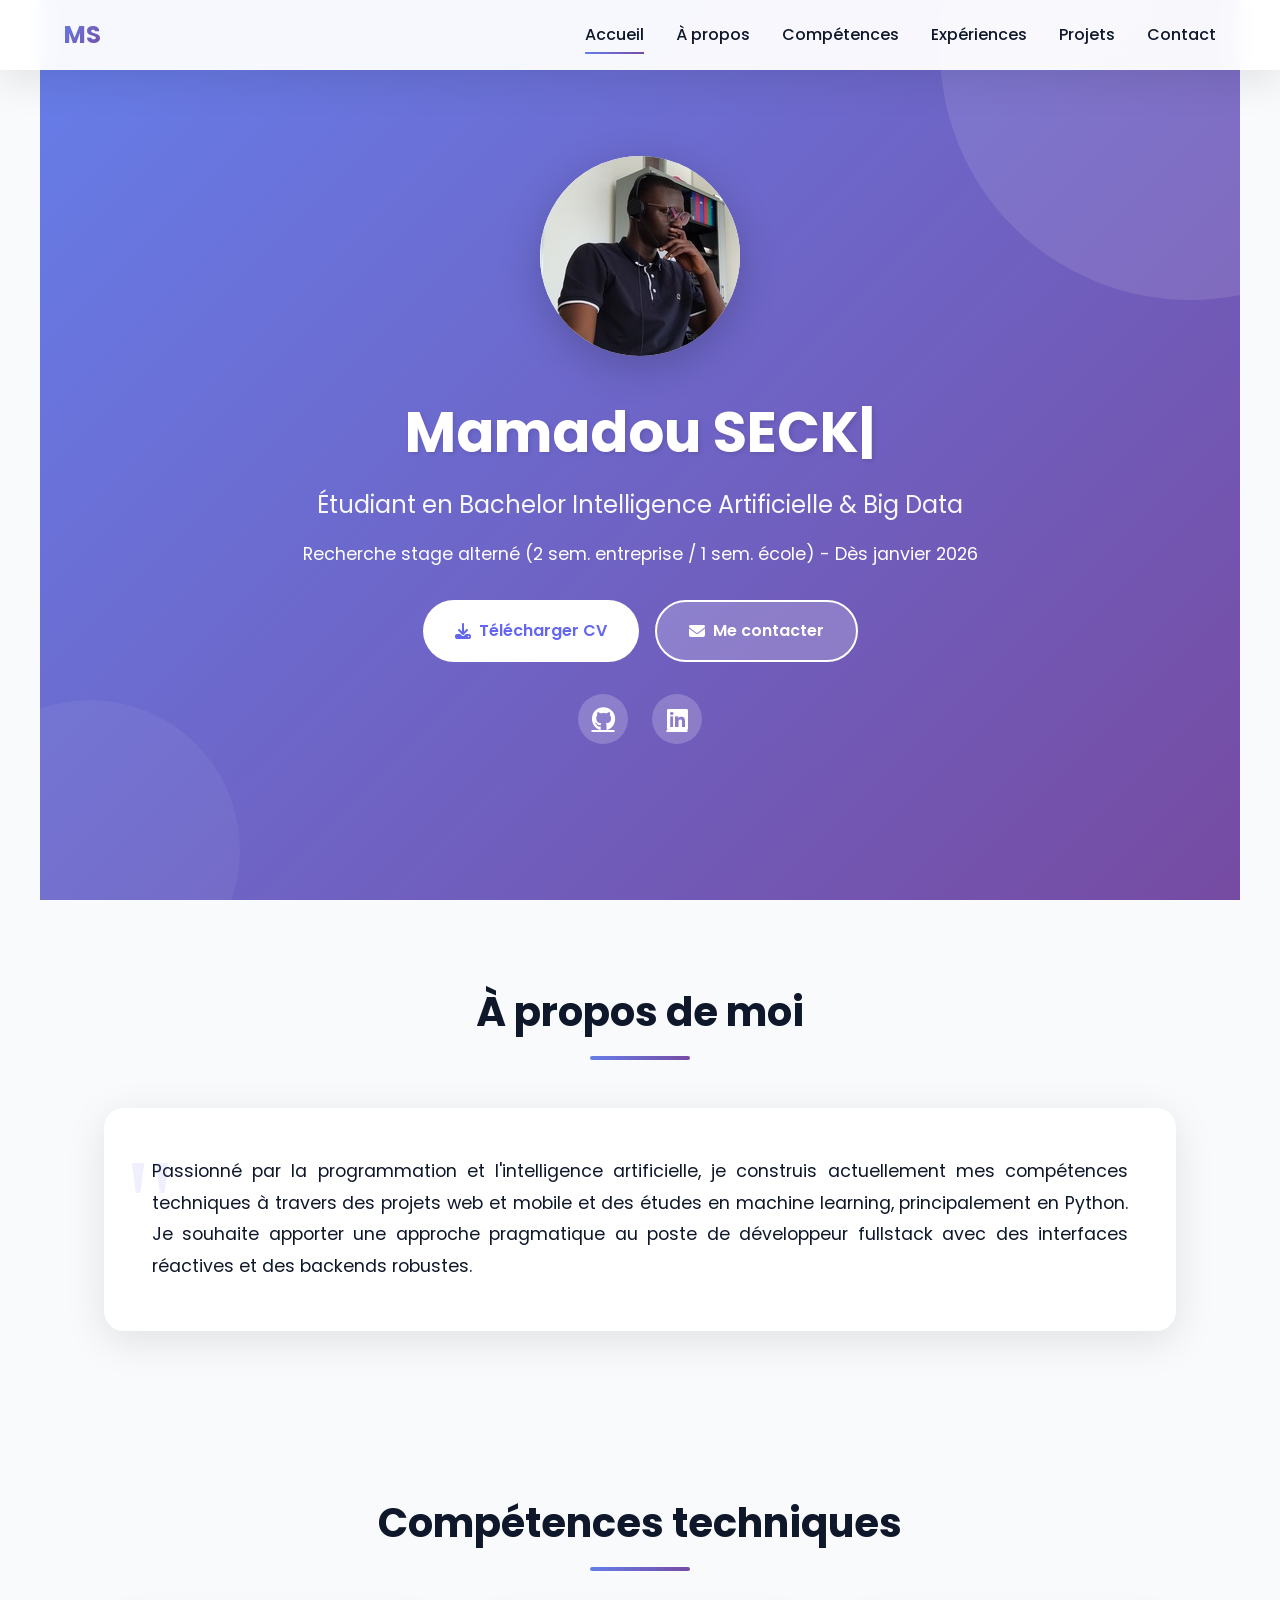
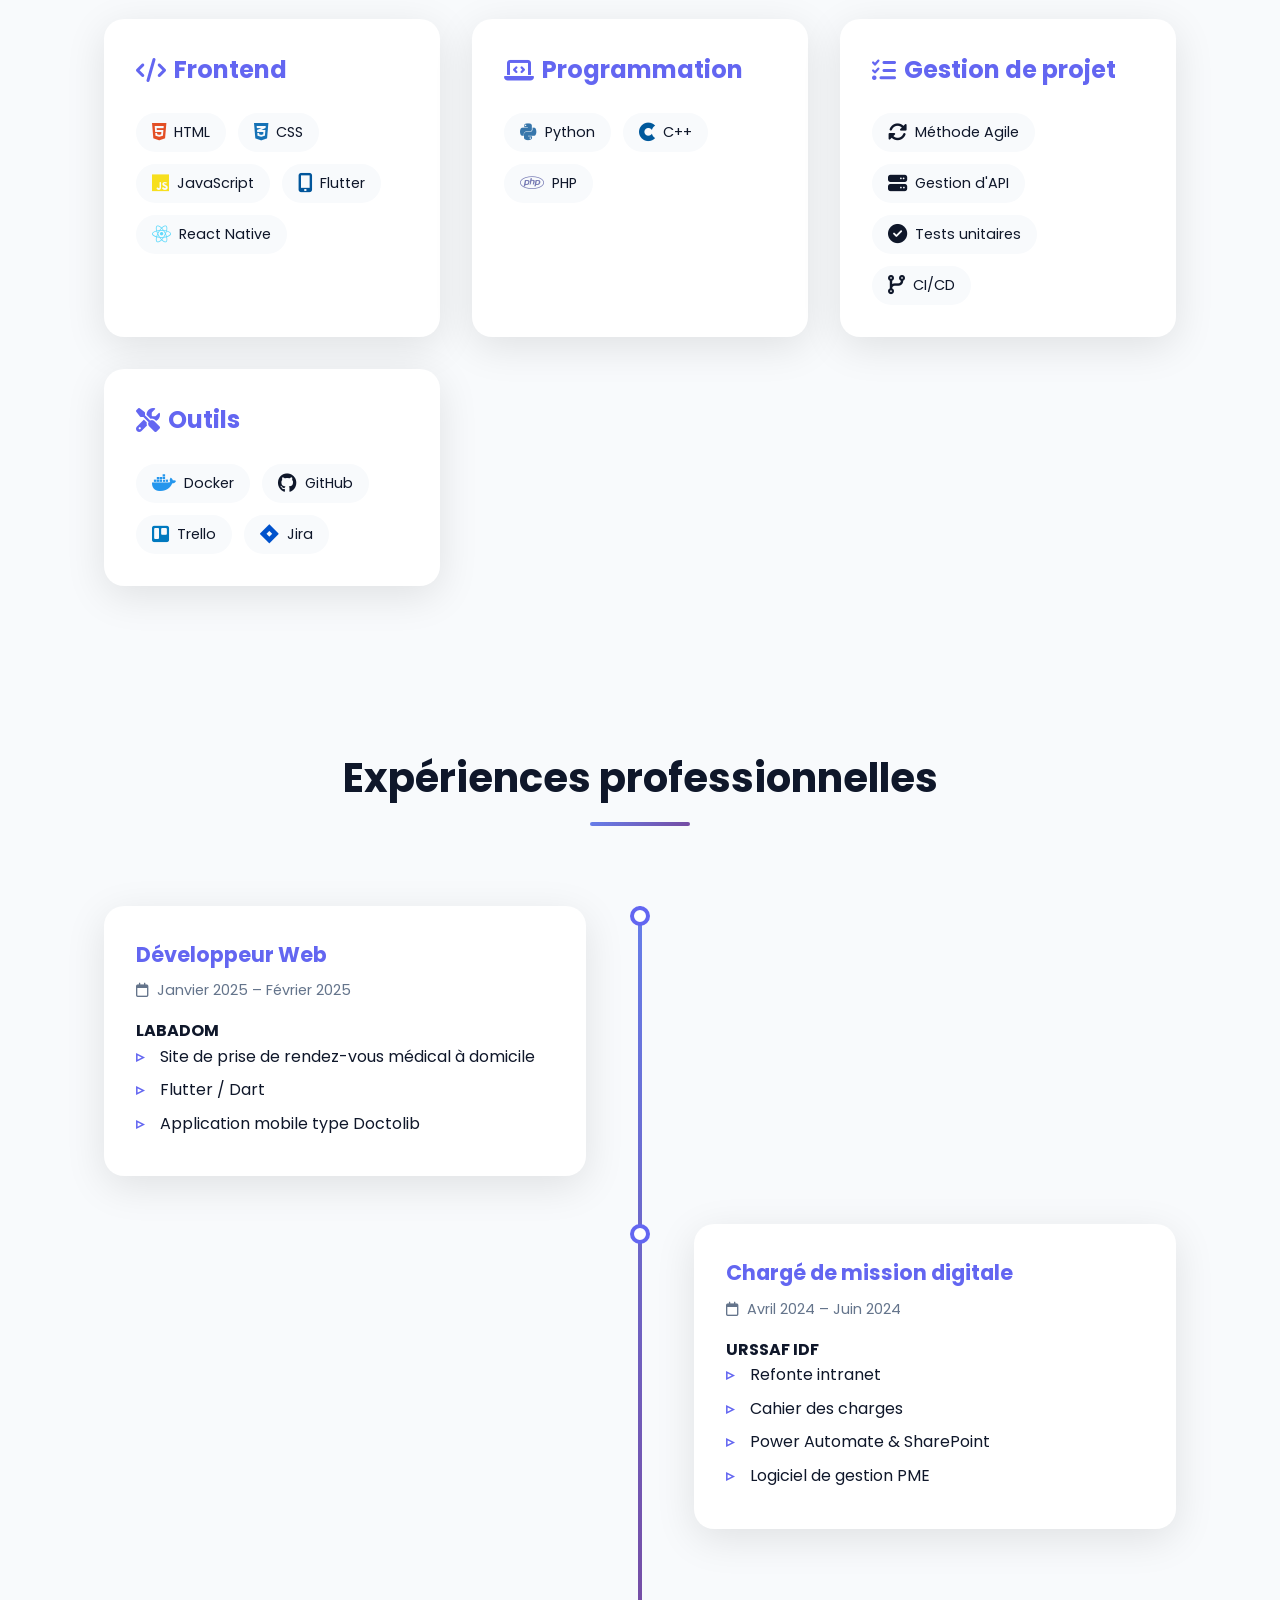
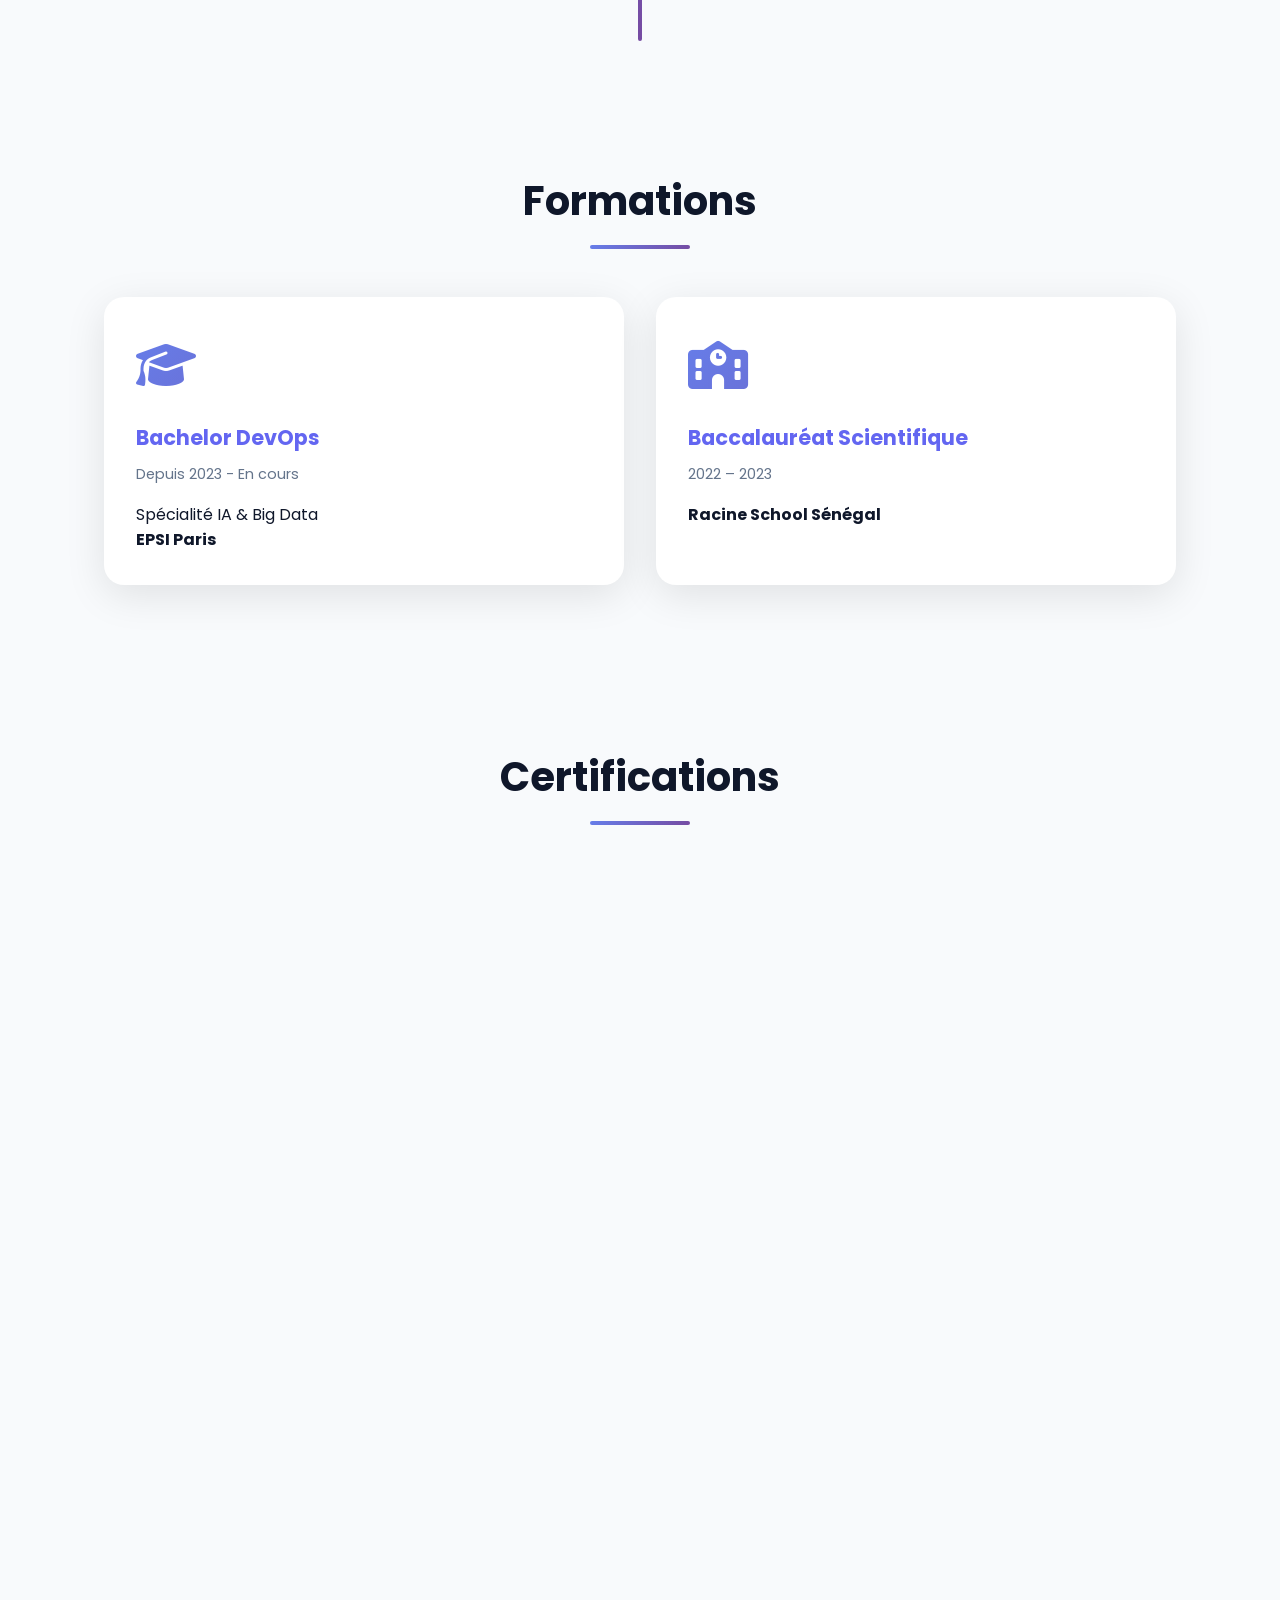
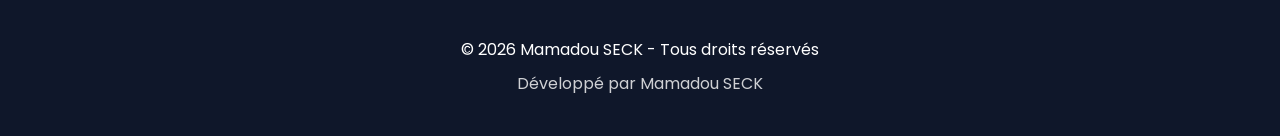
<file: docs/index.html>
<!DOCTYPE html>
<html lang="fr">
<head>
    <meta charset="UTF-8">
    <meta name="viewport" content="width=device-width, initial-scale=1.0">
    <meta name="description" content="Portfolio de Mamadou SECK - Étudiant en Bachelor Intelligence Artificielle & Big Data">
    <meta name="author" content="Mamadou SECK">
    <title>Mamadou SECK - Portfolio IA & Big Data</title>
    
    <link href="https://fonts.googleapis.com/css2?family=Poppins:wght@300;400;500;600;700&display=swap" rel="stylesheet">
    <link rel="stylesheet" href="https://cdnjs.cloudflare.com/ajax/libs/font-awesome/6.4.0/css/all.min.css">
    <link rel="stylesheet" href="style.css">
</head>
<body>
    <!-- NAVIGATION -->
    <nav>
        <div class="container">
            <div class="logo">MS</div>
            <ul class="nav-links">
                <li><a href="#accueil">Accueil</a></li>
                <li><a href="#apropos">À propos</a></li>
                <li><a href="#competences">Compétences</a></li>
                <li><a href="#experiences">Expériences</a></li>
                <li><a href="#projets">Projets</a></li>
                <li><a href="#contact">Contact</a></li>
            </ul>
            <div class="burger">
                <span></span>
                <span></span>
                <span></span>
            </div>
        </div>
    </nav>

    <!-- HERO SECTION -->
    <section id="accueil" class="hero">
        <div class="hero-content">
            <div class="hero-avatar">
                <img src="assets/images/profile.jpg" alt="Mamadou SECK">
            </div>
            <h1>Mamadou SECK</h1>
            <p class="subtitle">Étudiant en Bachelor Intelligence Artificielle & Big Data</p>
            <p style="font-size: 1.1rem; margin-bottom: 1rem;">Recherche stage alterné (2 sem. entreprise / 1 sem. école) - Dès janvier 2026</p>
            <div class="hero-buttons">
                <a href="assets/cv/CV_2026-01-12_Mamadou_SECK.pdf" class="btn btn-primary" download>
                    <i class="fas fa-download"></i> Télécharger CV
                </a>
                <a href="#contact" class="btn btn-secondary">
                    <i class="fas fa-envelope"></i> Me contacter
                </a>
            </div>
            <div class="social-links">
                <a href="https://github.com/live0706" target="_blank"><i class="fab fa-github"></i></a>
                <a href="https://www.linkedin.com/in/mamadou-seck-a76a06296" target="_blank"><i class="fab fa-linkedin"></i></a>
             
            </div>
        </div>
    </section>

    <!-- À PROPOS -->
    <section id="apropos">
        <h2 class="section-title reveal">À propos de moi</h2>
        <div class="about-content reveal">
            <p>Passionné par la programmation et l'intelligence artificielle, je construis actuellement mes compétences techniques à travers des projets web et mobile et des études en machine learning, principalement en Python. Je souhaite apporter une approche pragmatique au poste de développeur fullstack avec des interfaces réactives et des backends robustes.</p>
        </div>
    </section>

    <!-- COMPÉTENCES -->
    <section id="competences">
        <h2 class="section-title reveal">Compétences techniques</h2>
        <div class="skills-grid">
            <div class="skill-category reveal">
                <h3><i class="fas fa-code"></i> Frontend</h3>
                <div class="skill-items">
                    <span class="skill-item"><i class="fab fa-html5" style="color: #e34f26;"></i> HTML</span>
                    <span class="skill-item"><i class="fab fa-css3-alt" style="color: #1572b6;"></i> CSS</span>
                    <span class="skill-item"><i class="fab fa-js" style="color: #f7df1e;"></i> JavaScript</span>
                    <span class="skill-item"><i class="fas fa-mobile-alt" style="color: #02569B;"></i> Flutter</span>
                    <span class="skill-item"><i class="fab fa-react" style="color: #61DAFB;"></i> React Native</span>
                </div>
            </div>
            
            <div class="skill-category reveal">
                <h3><i class="fas fa-laptop-code"></i> Programmation</h3>
                <div class="skill-items">
                    <span class="skill-item"><i class="fab fa-python" style="color: #3776ab;"></i> Python</span>
                    <span class="skill-item"><i class="fab fa-cuttlefish" style="color: #00599c;"></i> C++</span>
                    <span class="skill-item"><i class="fab fa-php" style="color: #777bb4;"></i> PHP</span>
                </div>
            </div>
            
            <div class="skill-category reveal">
                <h3><i class="fas fa-tasks"></i> Gestion de projet</h3>
                <div class="skill-items">
                    <span class="skill-item"><i class="fas fa-sync-alt"></i> Méthode Agile</span>
                    <span class="skill-item"><i class="fas fa-server"></i> Gestion d'API</span>
                    <span class="skill-item"><i class="fas fa-check-circle"></i> Tests unitaires</span>
                    <span class="skill-item"><i class="fas fa-code-branch"></i> CI/CD</span>
                </div>
            </div>
            
            <div class="skill-category reveal">
                <h3><i class="fas fa-tools"></i> Outils</h3>
                <div class="skill-items">
                    <span class="skill-item"><i class="fab fa-docker" style="color: #2496ed;"></i> Docker</span>
                    <span class="skill-item"><i class="fab fa-github"></i> GitHub</span>
                    <span class="skill-item"><i class="fab fa-trello" style="color: #0079bf;"></i> Trello</span>
                    <span class="skill-item"><i class="fab fa-jira" style="color: #0052cc;"></i> Jira</span>
                </div>
            </div>
        </div>
    </section>

    <!-- EXPÉRIENCES -->
    <section id="experiences">
        <h2 class="section-title reveal">Expériences professionnelles</h2>
        <div class="timeline">
            <div class="timeline-item reveal">
                <div class="timeline-content">
                    <h3>Développeur Web</h3>
                    <p class="date"><i class="far fa-calendar"></i> Janvier 2025 – Février 2025</p>
                    <p><strong>LABADOM</strong></p>
                    <ul>
                        <li>Site de prise de rendez-vous médical à domicile</li>
                        <li>Flutter / Dart</li>
                        <li>Application mobile type Doctolib</li>
                    </ul>
                </div>
                <div class="timeline-dot"></div>
            </div>
            
            <div class="timeline-item reveal">
                <div class="timeline-content">
                    <h3>Chargé de mission digitale</h3>
                    <p class="date"><i class="far fa-calendar"></i> Avril 2024 – Juin 2024</p>
                    <p><strong>URSSAF IDF</strong></p>
                    <ul>
                        <li>Refonte intranet</li>
                        <li>Cahier des charges</li>
                        <li>Power Automate & SharePoint</li>
                        <li>Logiciel de gestion PME</li>
                    </ul>
                </div>
                <div class="timeline-dot"></div>
            </div>
        </div>
    </section>

    <!-- FORMATIONS -->
    <section id="formations">
        <h2 class="section-title reveal">Formations</h2>
        <div class="cards-grid">
            <div class="card reveal">
                <div class="card-icon"><i class="fas fa-graduation-cap"></i></div>
                <h3>Bachelor DevOps</h3>
                <p class="date">Depuis 2023 - En cours</p>
                <p>Spécialité IA & Big Data</p>
                <p><strong>EPSI Paris</strong></p>
            </div>
            
            <div class="card reveal">
                <div class="card-icon"><i class="fas fa-school"></i></div>
                <h3>Baccalauréat Scientifique</h3>
                <p class="date">2022 – 2023</p>
                <p><strong>Racine School Sénégal</strong></p>
            </div>
        </div>
    </section>

    <!-- CERTIFICATIONS -->
    <section id="certifications">
        <h2 class="section-title reveal">Certifications</h2>
        <div class="cards-grid">
            <div class="card reveal">
                <div class="card-icon"><i class="fas fa-certificate"></i></div>
                <h3>Machine Learning & Deep Learning</h3>
                <p class="date">2025 - Udemy</p>
                <p>Machine Learning, Deep Learning, NLP, Computer Vision</p>
                <a href="https://udemy-certificate.s3.amazonaws.com/pdf/UC-014cc627-8843-4ed2-add4-8517db26e458.pdf" class="btn btn-primary" style="margin-top: 1rem;" target="_blank">
                    <i class="fas fa-eye"></i> Voir le certificat
                </a>
            </div>
            
            <div class="card reveal">
                <div class="card-icon"><i class="fas fa-database"></i></div>
                <h3>Database Architecture</h3>
                <p class="date">2025 - Udemy</p>
                <p>MySQL, PostgreSQL, Architecture de bases de données</p>
                <a href="https://udemy-certificate.s3.amazonaws.com/pdf/UC-014cc627-8843-4ed2-add4-8517db26e458.pdf" class="btn btn-primary" style="margin-top: 1rem;" target="_blank">
                    <i class="fas fa-eye"></i> Voir le certificat
                </a>
            </div>
        </div>
    </section>

    <!-- PROJETS -->
    <section id="projets">
        <h2 class="section-title reveal">Projets</h2>
        <div class="cards-grid">
            <div class="card reveal">
                <div class="card-icon"><i class="fas fa-brain"></i></div>
                <h3>Programmation IA avec Python</h3>
                <p>Ensemble de notebooks et exemples pour découvrir et pratiquer l'apprentissage automatique et le deep learning. Scripts d'entraînement, démonstrations et projets applicatifs.</p>
                <a href="https://github.com/live0706/programmation_ia_avec_python" target="_blank" class="btn btn-primary" style="margin-top: 1rem;">
                    <i class="fab fa-github"></i> Voir sur GitHub
                </a>
            </div>
            
            <div class="card reveal">
                <div class="card-icon"><i class="fas fa-database"></i></div>
                <h3>Site CRUD avec PHP & Symfony</h3>
                <p>Application d'exemple montrant un workflow CRUD complet avec Symfony : routes, contrôleurs, formulaires et persistance en base de données.</p>
                <a href="https://github.com/live0706/site_crud_avec_php_symphony" target="_blank" class="btn btn-primary" style="margin-top: 1rem;">
                    <i class="fab fa-github"></i> Voir sur GitHub
                </a>
            </div>
            
            <div class="card reveal">
                <div class="card-icon"><i class="fas fa-ticket-alt"></i></div>
                <h3>Génération de ticket avec Python</h3>
                <p>Scripts et utilitaires pour générer automatiquement des tickets (PDF, codes QR, etc.). Inclut exemples de génération, mise en forme et export.</p>
                <a href="https://github.com/live0706/generation_ticket_avec_python" target="_blank" class="btn btn-primary" style="margin-top: 1rem;">
                    <i class="fab fa-github"></i> Voir sur GitHub
                </a>
            </div>
            
            <div class="card reveal">
                <div class="card-icon"><i class="fas fa-hospital-alt"></i></div>
                <h3>Labadom Care Service</h3>
                <p>Projet full-stack de gestion de services pour le domaine de la santé : gestion des utilisateurs, des rendez-vous et des flux de services.</p>
                <div style="display: flex; gap: 0.5rem; flex-wrap: wrap; margin-top: 1rem;">
                    <a href="https://github.com/live0706/labadom_care_service" target="_blank" class="btn btn-primary">
                        <i class="fab fa-github"></i> GitHub
                    </a>
                </div>
            </div>
        </div>
    </section>

    <!-- LANGUES -->
    <section id="langues">
        <h2 class="section-title reveal">Langues</h2>
        <div class="info-grid">
            <div class="info-item reveal">
                <i class="fas fa-flag"></i>
                <div>
                    <strong>Français</strong>
                    <p>Courant</p>
                </div>
            </div>
            <div class="info-item reveal">
                <i class="fas fa-flag"></i>
                <div>
                    <strong>Anglais</strong>
                    <p>B2</p>
                </div>
            </div>
        </div>
    </section>

    <!-- ATOUTS -->
    <section id="atouts">
        <h2 class="section-title reveal">Atouts</h2>
        <div class="info-grid">
            <div class="info-item reveal">
                <i class="fas fa-users"></i>
                <div><strong>Travail en équipe</strong></div>
            </div>
            <div class="info-item reveal">
                <i class="fas fa-shield-alt"></i>
                <div><strong>Résilience</strong></div>
            </div>
            <div class="info-item reveal">
                <i class="fas fa-handshake"></i>
                <div><strong>Capacité d'intégration</strong></div>
            </div>
        </div>
    </section>

    <!-- CENTRES D'INTÉRÊT -->
    <section id="interets">
        <h2 class="section-title reveal">Centres d'intérêt</h2>
        <div class="info-grid">
            <div class="info-item reveal">
                <i class="fas fa-dumbbell"></i>
                <div><strong>Fitness</strong></div>
            </div>
            <div class="info-item reveal">
                <i class="fas fa-basketball-ball"></i>
                <div><strong>Basketball</strong></div>
            </div>
        </div>
    </section>

    <!-- RÉFÉRENCES -->
    <section id="references">
        <h2 class="section-title reveal">Références</h2>
        <div class="references-grid">
            <div class="reference-card reveal">
                <h3>Kevin Botuha</h3>
                <p class="company">URSSAF IDF</p>
                <div class="contact">
                    <p><i class="fas fa-envelope"></i> kevin.botuha@urssaf.fr</p>
                    <p><i class="fas fa-phone"></i> +33 06 29 02 04 90</p>
                </div>
            </div>
            
            <div class="reference-card reveal">
                <h3>Ameline Valier</h3>
                <p class="company">Care Service</p>
                <div class="contact">
                    <p><i class="fas fa-envelope"></i> ameline@care-service.fr</p>
                    <p><i class="fas fa-phone"></i> +33 06 43 83 78 61</p>
                </div>
            </div>
        </div>
    </section>

    <!-- CONTACT -->
    <section id="contact">
        <h2 class="section-title reveal">Me contacter</h2>
        <div class="about-content reveal" style="max-width: 600px; margin: 0 auto; text-align: center;">
            <p style="font-size: 1.2rem; margin-bottom: 2rem;">N'hésitez pas à me contacter pour toute opportunité de stage ou de collaboration !</p>
            <div style="display: flex; flex-direction: column; gap: 1rem; align-items: center;">
                <p><i class="fas fa-envelope" style="color: var(--primary); margin-right: 0.5rem;"></i> <strong>mamadou.seck3@ecoles-epsi.net</strong></p>
                <p><i class="fas fa-phone" style="color: var(--primary); margin-right: 0.5rem;"></i> <strong>+33 7 53 21 10 95</strong></p>
                <p><i class="fas fa-map-marker-alt" style="color: var(--primary); margin-right: 0.5rem;"></i> <strong>Île-de-France</strong></p>
            </div>
        </div>
    </section>

    <!-- FOOTER -->
    <footer>
        <p>&copy; 2026 Mamadou SECK - Tous droits réservés</p>
        <p style="margin-top: 0.5rem; opacity: 0.8;">Développé par Mamadou SECK</p>
    </footer>

    <script src="script.js"></script>
</body>
</html>
</file>
<file: docs/style.css>
/* ===== IMPORTS ===== */
@import url('https://fonts.googleapis.com/css2?family=Poppins:wght@300;400;500;600;700&display=swap');

/* ===== VARIABLES CSS ===== */
:root {
    --primary: #6366f1;
    --secondary: #8b5cf6;
    --dark: #0f172a;
    --light: #f8fafc;
    --gray: #64748b;
    --gradient: linear-gradient(135deg, #667eea 0%, #764ba2 100%);
    --transition: all 0.3s cubic-bezier(0.4, 0, 0.2, 1);
    --shadow-sm: 0 2px 10px rgba(0,0,0,0.05);
    --shadow-md: 0 10px 40px rgba(0,0,0,0.1);
    --shadow-lg: 0 20px 60px rgba(0,0,0,0.15);
}

/* ===== RESET & BASE ===== */
*, *::before, *::after {
    margin: 0;
    padding: 0;
    box-sizing: border-box;
}

html {
    scroll-behavior: smooth;
    font-size: 16px;
}

body {
    font-family: 'Poppins', -apple-system, BlinkMacSystemFont, 'Segoe UI', sans-serif;
    background: var(--light);
    color: var(--dark);
    line-height: 1.6;
    overflow-x: hidden;
    -webkit-font-smoothing: antialiased;
    -moz-osx-font-smoothing: grayscale;
}

::selection {
    background: var(--primary);
    color: white;
}

/* ===== SCROLLBAR CUSTOM ===== */
::-webkit-scrollbar {
    width: 12px;
}

::-webkit-scrollbar-track {
    background: var(--light);
}

::-webkit-scrollbar-thumb {
    background: var(--gradient);
    border-radius: 10px;
}

::-webkit-scrollbar-thumb:hover {
    background: var(--primary);
}

/* ===== NAVIGATION ===== */
nav {
    position: fixed;
    top: 0;
    width: 100%;
    background: rgba(255, 255, 255, 0.95);
    backdrop-filter: blur(10px);
    -webkit-backdrop-filter: blur(10px);
    padding: 1rem 5%;
    z-index: 1000;
    box-shadow: var(--shadow-md);
    transition: var(--transition);
}

nav.scrolled {
    padding: 0.5rem 5%;
    box-shadow: var(--shadow-lg);
}

nav .container {
    max-width: 1200px;
    margin: 0 auto;
    display: flex;
    justify-content: space-between;
    align-items: center;
}

.logo {
    font-size: 1.5rem;
    font-weight: 700;
    background: var(--gradient);
    -webkit-background-clip: text;
    background-clip: text;
    -webkit-text-fill-color: transparent;
    cursor: pointer;
    transition: var(--transition);
}

.logo:hover {
    transform: scale(1.05);
}

.nav-links {
    display: flex;
    gap: 2rem;
    list-style: none;
}

.nav-links li {
    position: relative;
}

.nav-links a {
    text-decoration: none;
    color: var(--dark);
    font-weight: 500;
    transition: var(--transition);
    position: relative;
    padding: 0.5rem 0;
}

.nav-links a::after {
    content: '';
    position: absolute;
    bottom: 0;
    left: 0;
    width: 0;
    height: 2px;
    background: var(--gradient);
    transition: width 0.3s ease;
}

.nav-links a:hover::after,
.nav-links a.active::after {
    width: 100%;
}

.nav-links a:hover {
    color: var(--primary);
}

/* ===== BURGER MENU ===== */
.burger {
    display: none;
    flex-direction: column;
    cursor: pointer;
    gap: 5px;
}

.burger span {
    width: 25px;
    height: 3px;
    background: var(--dark);
    transition: var(--transition);
    border-radius: 3px;
}

.burger.active span:nth-child(1) {
    transform: rotate(45deg) translate(8px, 8px);
}

.burger.active span:nth-child(2) {
    opacity: 0;
}

.burger.active span:nth-child(3) {
    transform: rotate(-45deg) translate(8px, -8px);
}

/* ===== HERO SECTION ===== */
.hero {
    min-height: 100vh;
    display: flex;
    align-items: center;
    justify-content: center;
    background: var(--gradient);
    position: relative;
    overflow: hidden;
    padding-top: 80px;
}

.hero::before {
    content: '';
    position: absolute;
    width: 500px;
    height: 500px;
    background: rgba(255,255,255,0.1);
    border-radius: 50%;
    top: -200px;
    right: -200px;
    animation: float 6s ease-in-out infinite;
}

.hero::after {
    content: '';
    position: absolute;
    width: 300px;
    height: 300px;
    background: rgba(255,255,255,0.05);
    border-radius: 50%;
    bottom: -100px;
    left: -100px;
    animation: float 8s ease-in-out infinite reverse;
}

@keyframes float {
    0%, 100% { transform: translateY(0px) rotate(0deg); }
    50% { transform: translateY(-20px) rotate(5deg); }
}

.hero-content {
    text-align: center;
    color: white;
    z-index: 1;
    animation: fadeInUp 1s ease;
    max-width: 800px;
    padding: 0 2rem;
}

@keyframes fadeInUp {
    from {
        opacity: 0;
        transform: translateY(30px);
    }
    to {
        opacity: 1;
        transform: translateY(0);
    }
}

.hero-avatar {
    width: 200px;
    height: 200px;
    border-radius: 50%;
    background: white;
    margin: 0 auto 2rem;
    box-shadow: 0 10px 40px rgba(0,0,0,0.2);
    display: flex;
    align-items: center;
    justify-content: center;
    font-size: 4rem;
    color: var(--primary);
    font-weight: 700;
    animation: pulse 2s ease infinite;
    position: relative;
    overflow: hidden;
}

.hero-avatar::before {
    content: '';
    position: absolute;
    top: 0;
    left: -100%;
    width: 100%;
    height: 100%;
    background: linear-gradient(90deg, transparent, rgba(255,255,255,0.3), transparent);
    transition: 0.5s;
}

.hero-avatar:hover::before {
    left: 100%;
}

@keyframes pulse {
    0%, 100% { transform: scale(1); }
    50% { transform: scale(1.05); }
}

.hero h1 {
    font-size: clamp(2rem, 5vw, 3.5rem);
    margin-bottom: 0.5rem;
    font-weight: 700;
    text-shadow: 2px 2px 4px rgba(0,0,0,0.1);
}

.hero .subtitle {
    font-size: clamp(1rem, 3vw, 1.5rem);
    margin-bottom: 1rem;
    opacity: 0.95;
}

.hero-buttons {
    display: flex;
    gap: 1rem;
    justify-content: center;
    flex-wrap: wrap;
    margin-top: 2rem;
}

/* ===== BUTTONS ===== */
.btn {
    padding: 1rem 2rem;
    border: none;
    border-radius: 50px;
    font-size: 1rem;
    font-weight: 600;
    cursor: pointer;
    transition: var(--transition);
    text-decoration: none;
    display: inline-flex;
    align-items: center;
    gap: 0.5rem;
    position: relative;
    overflow: hidden;
}

.btn::before {
    content: '';
    position: absolute;
    top: 50%;
    left: 50%;
    transform: translate(-50%, -50%) scale(0);
    width: 100%;
    height: 100%;
    background: rgba(255,255,255,0.2);
    border-radius: 50%;
    transition: transform 0.5s ease;
}

.btn:hover::before {
    transform: translate(-50%, -50%) scale(2);
}

.btn-primary {
    background: white;
    color: var(--primary);
}

.btn-primary:hover {
    transform: translateY(-3px);
    box-shadow: 0 10px 30px rgba(0,0,0,0.2);
}

.btn-secondary {
    background: rgba(255,255,255,0.2);
    color: white;
    border: 2px solid white;
}

.btn-secondary:hover {
    background: white;
    color: var(--primary);
}

.btn:active {
    transform: translateY(-1px);
}

/* ===== SOCIAL LINKS ===== */
.social-links {
    margin-top: 2rem;
    display: flex;
    gap: 1.5rem;
    justify-content: center;
}

.social-links a {
    width: 50px;
    height: 50px;
    background: rgba(255,255,255,0.2);
    border-radius: 50%;
    display: flex;
    align-items: center;
    justify-content: center;
    color: white;
    font-size: 1.5rem;
    transition: var(--transition);
    position: relative;
}

.social-links a::before {
    content: '';
    position: absolute;
    width: 100%;
    height: 100%;
    border-radius: 50%;
    background: white;
    transform: scale(0);
    transition: transform 0.3s ease;
}

.social-links a:hover::before {
    transform: scale(1);
}

.social-links a:hover {
    color: var(--primary);
    transform: translateY(-5px);
}

.social-links a i {
    position: relative;
    z-index: 1;
}

/* ===== SECTIONS ===== */
section {
    padding: 5rem 5%;
    max-width: 1200px;
    margin: 0 auto;
}

.section-title {
    text-align: center;
    font-size: clamp(2rem, 4vw, 2.5rem);
    margin-bottom: 3rem;
    position: relative;
    padding-bottom: 1rem;
    color: var(--dark);
}

.section-title::after {
    content: '';
    position: absolute;
    bottom: 0;
    left: 50%;
    transform: translateX(-50%);
    width: 100px;
    height: 4px;
    background: var(--gradient);
    border-radius: 2px;
}

/* ===== ABOUT SECTION ===== */
.about-content {
    background: white;
    padding: 3rem;
    border-radius: 20px;
    box-shadow: var(--shadow-md);
    text-align: justify;
    line-height: 1.8;
    font-size: 1.1rem;
    animation: fadeIn 1s ease;
    position: relative;
    overflow: hidden;
}

.about-content::before {
    content: '"';
    position: absolute;
    top: -20px;
    left: 20px;
    font-size: 8rem;
    color: rgba(99, 102, 241, 0.1);
    font-family: Georgia, serif;
}

@keyframes fadeIn {
    from { opacity: 0; transform: scale(0.95); }
    to { opacity: 1; transform: scale(1); }
}

/* ===== SKILLS SECTION ===== */
.skills-grid {
    display: grid;
    grid-template-columns: repeat(auto-fit, minmax(280px, 1fr));
    gap: 2rem;
}

.skill-category {
    background: white;
    padding: 2rem;
    border-radius: 20px;
    box-shadow: var(--shadow-md);
    transition: var(--transition);
    position: relative;
    overflow: hidden;
}

.skill-category::before {
    content: '';
    position: absolute;
    top: 0;
    left: 0;
    width: 100%;
    height: 4px;
    background: var(--gradient);
    transform: scaleX(0);
    transform-origin: left;
    transition: transform 0.3s ease;
}

.skill-category:hover::before {
    transform: scaleX(1);
}

.skill-category:hover {
    transform: translateY(-10px);
    box-shadow: var(--shadow-lg);
}

.skill-category h3 {
    color: var(--primary);
    margin-bottom: 1.5rem;
    font-size: 1.5rem;
    display: flex;
    align-items: center;
    gap: 0.5rem;
}

.skill-items {
    display: flex;
    flex-wrap: wrap;
    gap: 0.75rem;
}

.skill-item {
    display: flex;
    align-items: center;
    gap: 0.5rem;
    padding: 0.5rem 1rem;
    background: var(--light);
    border-radius: 50px;
    font-size: 0.9rem;
    transition: var(--transition);
    cursor: pointer;
}

.skill-item:hover {
    background: var(--gradient);
    color: white;
    transform: scale(1.05);
}

.skill-item i {
    font-size: 1.2rem;
}

/* ===== TIMELINE ===== */
.timeline {
    position: relative;
    padding: 2rem 0;
}

.timeline::before {
    content: '';
    position: absolute;
    left: 50%;
    transform: translateX(-50%);
    width: 4px;
    height: 100%;
    background: var(--gradient);
    border-radius: 2px;
}

.timeline-item {
    display: flex;
    margin-bottom: 3rem;
    position: relative;
}

.timeline-item:nth-child(odd) {
    flex-direction: row;
}

.timeline-item:nth-child(even) {
    flex-direction: row-reverse;
}

.timeline-content {
    width: 45%;
    background: white;
    padding: 2rem;
    border-radius: 20px;
    box-shadow: var(--shadow-md);
    transition: var(--transition);
}

.timeline-content:hover {
    transform: scale(1.03);
    box-shadow: var(--shadow-lg);
}

.timeline-content h3 {
    color: var(--primary);
    margin-bottom: 0.5rem;
    font-size: 1.3rem;
}

.timeline-content .date {
    color: var(--gray);
    font-size: 0.9rem;
    margin-bottom: 1rem;
    display: flex;
    align-items: center;
    gap: 0.5rem;
}

.timeline-content ul {
    list-style: none;
    padding-left: 0;
}

.timeline-content li {
    padding-left: 1.5rem;
    position: relative;
    margin-bottom: 0.5rem;
}

.timeline-content li::before {
    content: '▹';
    position: absolute;
    left: 0;
    color: var(--primary);
    font-weight: bold;
}

.timeline-dot {
    position: absolute;
    left: 50%;
    transform: translateX(-50%);
    width: 20px;
    height: 20px;
    background: white;
    border: 4px solid var(--primary);
    border-radius: 50%;
    z-index: 1;
    transition: var(--transition);
}

.timeline-item:hover .timeline-dot {
    transform: translateX(-50%) scale(1.5);
    background: var(--primary);
}

/* ===== CARDS ===== */
.cards-grid {
    display: grid;
    grid-template-columns: repeat(auto-fit, minmax(300px, 1fr));
    gap: 2rem;
}

.card {
    background: white;
    padding: 2rem;
    border-radius: 20px;
    box-shadow: var(--shadow-md);
    transition: var(--transition);
    position: relative;
    overflow: hidden;
}

.card::before {
    content: '';
    position: absolute;
    top: 0;
    left: 0;
    width: 100%;
    height: 100%;
    background: var(--gradient);
    opacity: 0;
    transition: opacity 0.3s ease;
}

.card:hover::before {
    opacity: 0.05;
}

.card:hover {
    transform: translateY(-10px);
    box-shadow: var(--shadow-lg);
}

.card-icon {
    font-size: 3rem;
    background: var(--gradient);
    -webkit-background-clip: text;
    background-clip: text;
    -webkit-text-fill-color: transparent;
    margin-bottom: 1rem;
}

.card h3 {
    color: var(--primary);
    margin-bottom: 0.5rem;
    font-size: 1.3rem;
}

.card .date {
    color: var(--gray);
    font-size: 0.9rem;
    margin-bottom: 1rem;
}

/* ===== INFO GRID ===== */
.info-grid {
    display: grid;
    grid-template-columns: repeat(auto-fit, minmax(250px, 1fr));
    gap: 1.5rem;
}

.info-item {
    background: white;
    padding: 1.5rem;
    border-radius: 15px;
    box-shadow: var(--shadow-sm);
    display: flex;
    align-items: center;
    gap: 1rem;
    transition: var(--transition);
}

.info-item:hover {
    transform: translateX(10px);
    box-shadow: var(--shadow-md);
}

.info-item i {
    font-size: 2rem;
    color: var(--primary);
}

/* ===== REFERENCES ===== */
.references-grid {
    display: grid;
    grid-template-columns: repeat(auto-fit, minmax(300px, 1fr));
    gap: 2rem;
}

.reference-card {
    background: white;
    padding: 2rem;
    border-radius: 20px;
    box-shadow: var(--shadow-md);
    text-align: center;
    transition: var(--transition);
}

.reference-card:hover {
    transform: translateY(-5px);
    box-shadow: var(--shadow-lg);
}

.reference-card h3 {
    color: var(--primary);
    margin-bottom: 0.5rem;
    font-size: 1.3rem;
}

.reference-card .company {
    color: var(--gray);
    margin-bottom: 1rem;
    font-weight: 500;
}

.reference-card .contact {
    display: flex;
    flex-direction: column;
    gap: 0.5rem;
    font-size: 0.9rem;
}

.reference-card .contact p {
    display: flex;
    align-items: center;
    justify-content: center;
    gap: 0.5rem;
}

/* ===== SCROLL TO TOP BUTTON ===== */
.scroll-top-btn {
    position: fixed;
    bottom: 30px;
    right: 30px;
    width: 50px;
    height: 50px;
    background: var(--gradient);
    color: white;
    border: none;
    border-radius: 50%;
    font-size: 1.5rem;
    cursor: pointer;
    opacity: 0;
    visibility: hidden;
    transition: var(--transition);
    z-index: 999;
    box-shadow: var(--shadow-lg);
}

.scroll-top-btn.show {
    opacity: 1;
    visibility: visible;
}

.scroll-top-btn:hover {
    transform: translateY(-5px);
    box-shadow: 0 15px 40px rgba(0,0,0,0.3);
}

/* ===== FOOTER ===== */
footer {
    background: var(--dark);
    color: white;
    text-align: center;
    padding: 2rem;
    margin-top: 5rem;
}

footer p {
    margin: 0.5rem 0;
}

/* ===== ANIMATIONS RÉVÈLE AU SCROLL ===== */
.reveal {
    opacity: 0;
    transform: translateY(50px);
    transition: all 0.6s ease;
}

.reveal.active {
    opacity: 1;
    transform: translateY(0);
}

/* ===== RESPONSIVE DESIGN ===== */
@media (max-width: 1024px) {
    section {
        padding: 4rem 5%;
    }
}

@media (max-width: 768px) {
    /* Navigation mobile */
    .burger {
        display: flex;
    }

    .nav-links {
        position: fixed;
        right: -100%;
        top: 70px;
        flex-direction: column;
        background: white;
        width: 80%;
        max-width: 300px;
        padding: 2rem;
        box-shadow: var(--shadow-lg);
        transition: right 0.3s ease;
        border-radius: 20px 0 0 20px;
    }

    .nav-links.active {
        right: 0;
    }

    /* Hero responsive */
    .hero {
        min-height: 80vh;
    }

    .hero-avatar {
        width: 150px;
        height: 150px;
        font-size: 3rem;
    }

    /* Timeline responsive */
    .timeline::before {
        left: 20px;
    }

    .timeline-item {
        flex-direction: column !important;
        padding-left: 40px;
    }

    .timeline-content {
        width: 100%;
    }

    .timeline-dot {
        left: 20px;
        transform: translateX(-50%);
    }

    /* Sections */
    section {
        padding: 3rem 5%;
    }

    .section-title {
        font-size: 2rem;
    }

    /* Cards & Grids */
    .skills-grid,
    .cards-grid,
    .info-grid,
    .references-grid {
        grid-template-columns: 1fr;
    }

    .about-content {
        padding: 2rem;
        font-size: 1rem;
    }
}

@media (max-width: 480px) {
    .hero-buttons {
        flex-direction: column;
        width: 100%;
    }

    .btn {
        width: 100%;
        justify-content: center;
    }

    .social-links a {
        width: 45px;
        height: 45px;
        font-size: 1.2rem;
    }
}

/* ===== ANIMATIONS SUPPLÉMENTAIRES ===== */
@keyframes rainbow {
    0% { filter: hue-rotate(0deg); }
    100% { filter: hue-rotate(360deg); }
}

/* ===== PRINT STYLES ===== */
@media print {
    nav, .burger, .scroll-top-btn, footer {
        display: none;
    }

    .hero {
        min-height: auto;
        padding: 2rem;
    }

    section {
        page-break-inside: avoid;
    }
}
</file>
